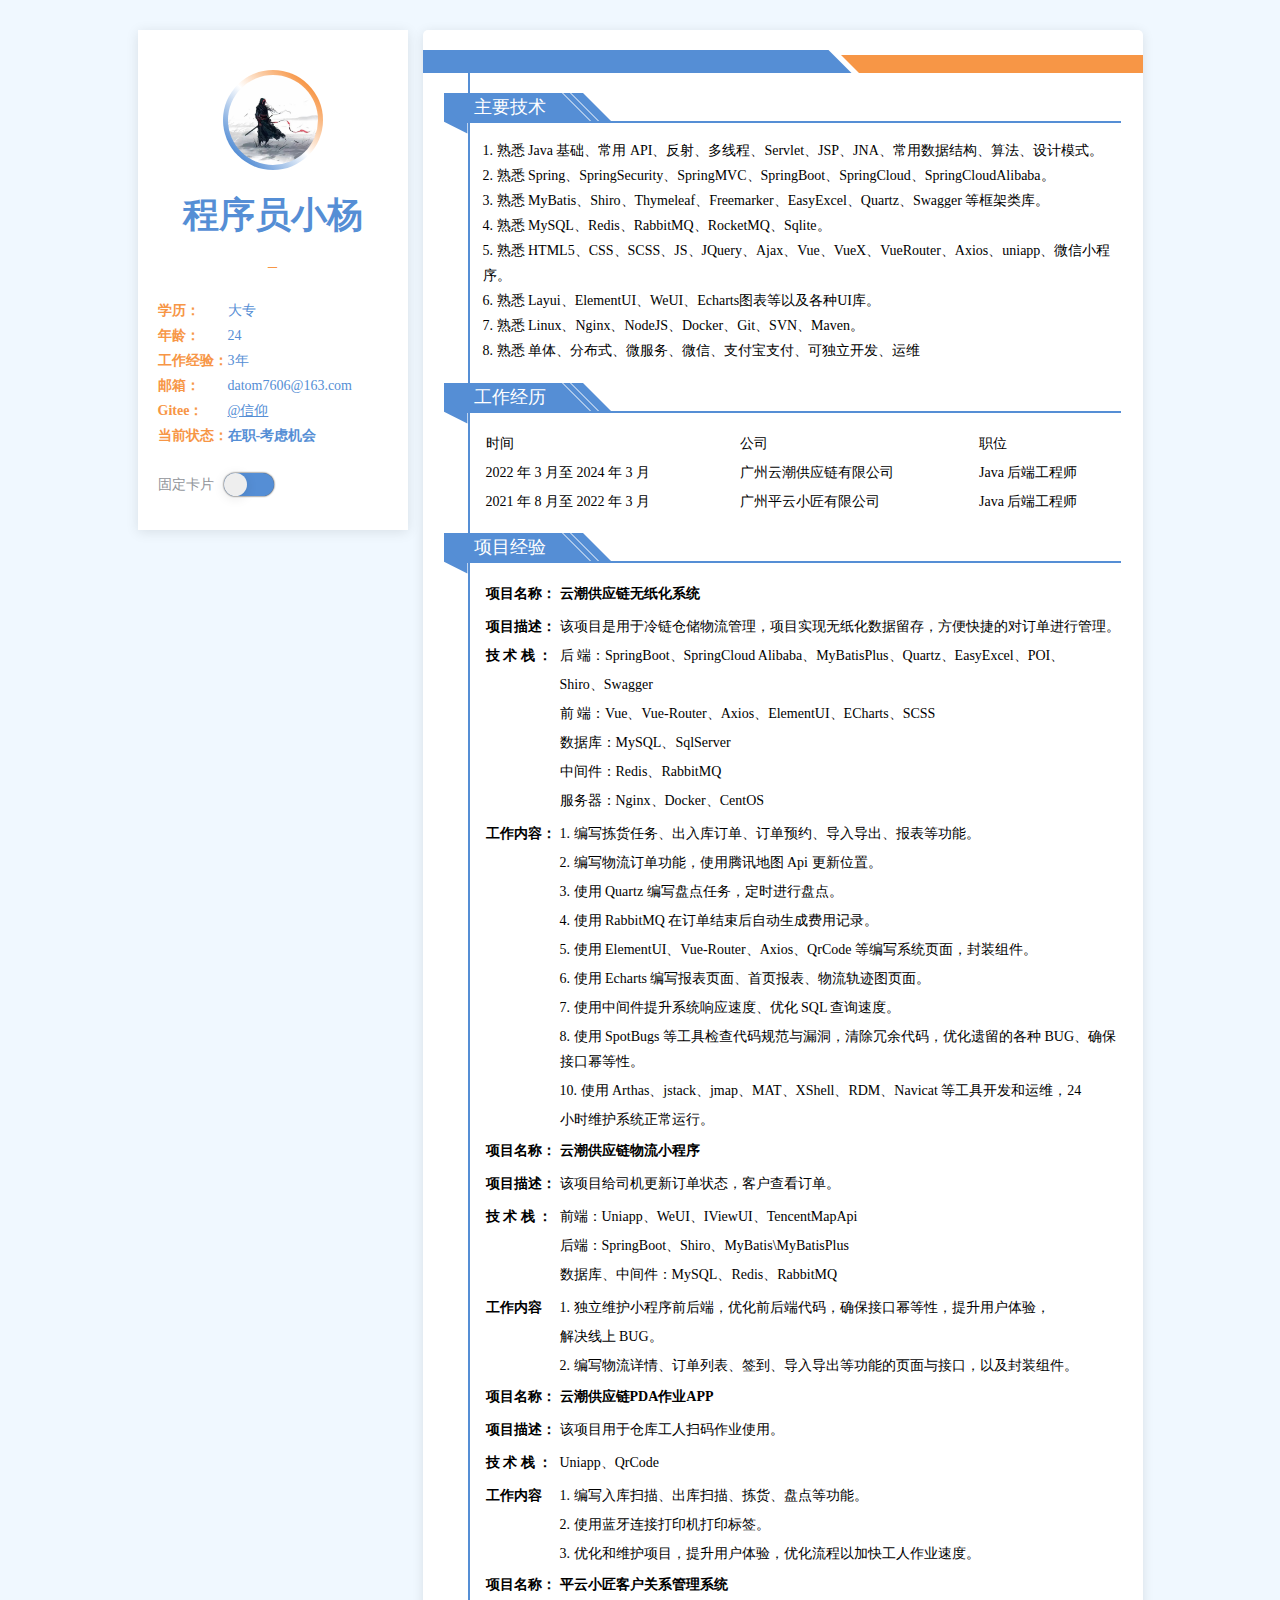
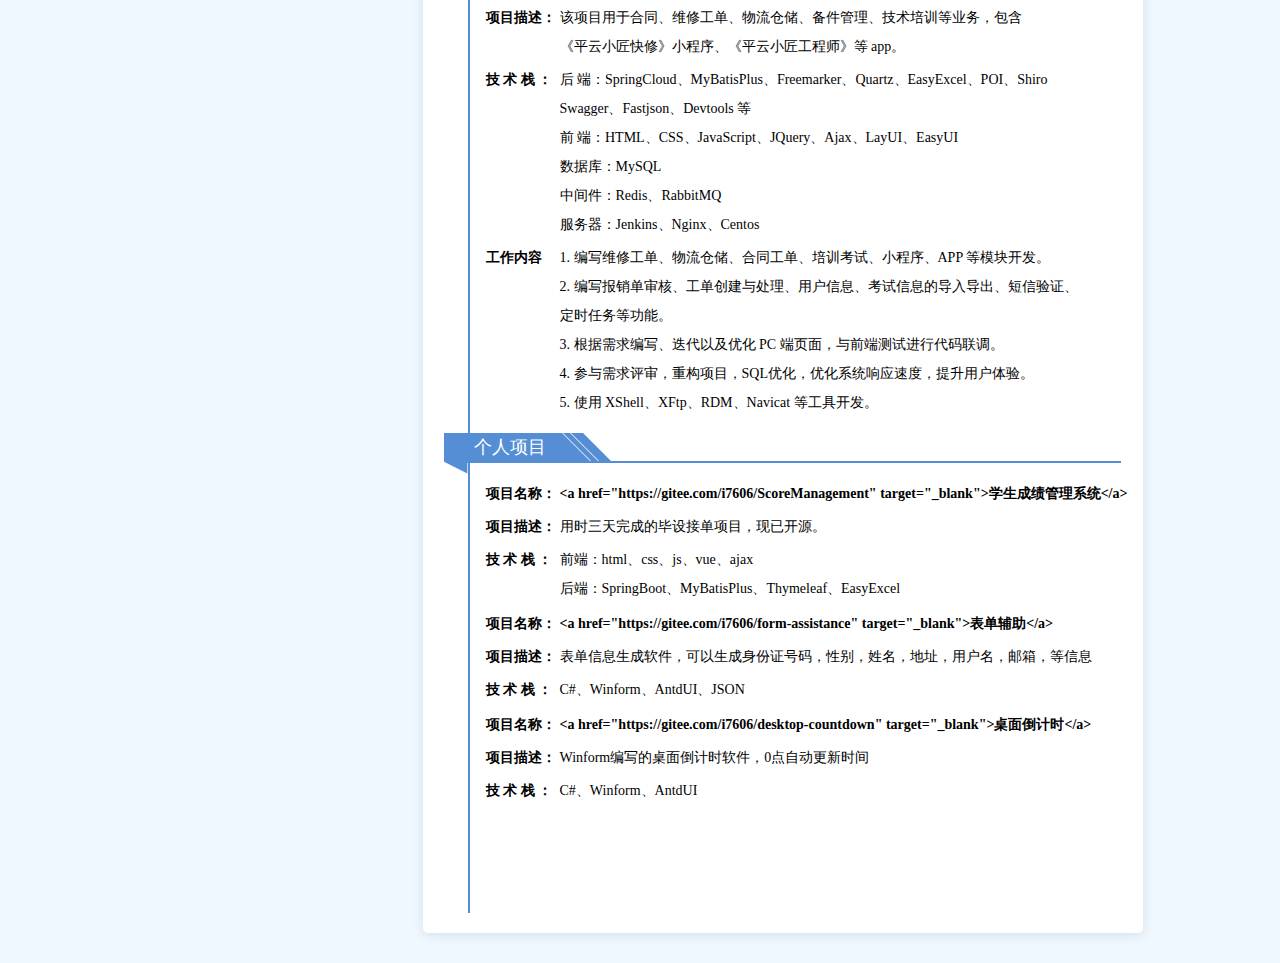
<file: index.html>
<!doctype html>
<html lang="en">
<head>
    <meta charset="UTF-8">
    <meta name="viewport" content="width=device-width, user-scalable=no, initial-scale=1.0, maximum-scale=1.0, minimum-scale=1.0">
    <meta name="viewport" content="width=device-width, initial-scale=1.0, maximum-scale=1.0, user-scalable=no">
    <meta http-equiv="X-UA-Compatible" content="ie=edge">

    <script type="text/javascript" src="./js/commons/typed-2.0.12.min.js"></script>
    <script src="./js/commons/vue-2.7.13.min.js"></script>
<!--    <script src="https://cdn.bootcdn.net/ajax/libs/vue/2.7.13/vue.js"></script>-->
    <script src="./js/commons/anime-3.2.2.min.js"></script>
    <link rel="stylesheet" href="./css/index.css" type="text/css" />
    <link rel="stylesheet" href="./css/graphical-1.css" type="text/css" />
    <link rel="stylesheet" href="./css/graphical-2.css" type="text/css" />
    <link rel="stylesheet" href="./css/left-view.css" type="text/css" />
    <link rel="stylesheet" href="./css/right-view.css" type="text/css" />
    <!-- 自定义组件 -->
    <script src="./js/components/content-graphical.js"></script>
    <script src="./js/components/title-graphical.js"></script>
    <script src="./js/components/switch.js"></script>
    <title>程序员小杨的个人简历</title>
</head>
<body>
    <div id="rootView">
        <div :class="!isFixed ? 'empty-left-view left-view-style' : 'empty-left-view'">
            <div :class="isFixed ? 'left-view-fixed left-view-style' : ''">
                <div class="avatar-view">
                    <div class="avatar-background turn-right">
                        <img src="./assect/avatar.jpg" class="avatar turn-left"/>
                    </div>
                </div>
                <div>
                    <div class="title-view">
                        <div class="title">
                            程序员小杨
                        </div>
                        <div class="sub-title"><span></span></div>
                    </div>
                    <div class="order-info-view">
                        <div class="order-info-column">
                            <div class="order-info-column-name">学历：</div>
                            <div>大专</div>
                        </div>
                        <div class="order-info-column">
                            <div class="order-info-column-name">年龄：</div>
                            <div>24</div>
                        </div>
                        <div class="order-info-column">
                            <div class="order-info-column-name">工作经验：</div>
                            <div>3年</div>
                        </div>
                        <div class="order-info-column">
                            <div class="order-info-column-name">邮箱：</div>
                            <div>datom7606@163.com</div>
                        </div>
                        <div class="order-info-column">
                            <div class="order-info-column-name">Gitee：</div>
                            <div><a href="https://gitee.com/i7606" target="_blank">@信仰</a></div>
                        </div>
                        <div class="order-info-column">
                            <div class="order-info-column-name">当前状态：</div>
                            <div><b>在职-考虑机会</b></div>
                        </div>
                    </div>
                </div>
                <div class="button-view">
                    <div class="button-view-title">固定卡片</div>
                    <switch-button @checked="targetPosition" :fixed="isFixed"></switch-button>
                </div>
            </div>
        </div>
        <div class="right-view">
            <div class="y-line"></div>
            <title-graphical></title-graphical>
            <content-graphical title="主要技术" :content="skill"></content-graphical>
            <content-graphical title="工作经历" :content="workExperience"></content-graphical>
            <content-graphical title="项目经验" :content="projectExperience"></content-graphical>
            <content-graphical title="个人项目" :content="personalProject"></content-graphical>
<!--            <content-graphical title="自我评价"></content-graphical>-->
        </div>
    </div>
</body>
<script src="js/index.js"></script>
</html>
</file>
<file: css/index.css>
/* 初始化默认样式 */
html, body{
    margin: 0;
    padding: 0;
    background-color: aliceblue;
}

body {
    display: flex;
    justify-content: center;
}

::-webkit-scrollbar {
    background-color: transparent;
    width: 12px;
}

::-webkit-scrollbar-thumb {
    background-color: #6faef1;
    border-radius: 8px;
    background-clip: content-box;
    border: 2px solid transparent;
}

/* 自定义样式 */
#rootView {
    display: flex;
    padding-top: 30px;
    padding-bottom: 30px;
}
</file>
<file: css/graphical-1.css>
/* 图形1 */
.graphical-view {
    display: flex;
    overflow: hidden;
}

.graphical-1 {
    position: relative;
    left: -15px;
    height: 23px;
    min-width: 60%;
    transform: skewX(45deg);
    background-color: rgb(85,142,213);
}

.graphical-2 {
    position: relative;
    left: -5px;
    top: 5px;
    height: 18px;
    min-width: 45%;
    transform: skewX(45deg);
    background-color: rgb(247,150,70);
}
</file>
<file: css/graphical-2.css>
/* 图形2 */
.graphical-sub-view-2 {
    width: 94%;
    position: relative;
    margin-top: 20px;
    margin-bottom: 10px;
    display: flex;
    overflow: hidden;
    height: 45px;
}


.graphical-sub-view-2-title {
    position: absolute;
    color: white;
    height: 18px;
    min-width: 45px;
    line-height: 28px;
    z-index: 10;
    left: 30px;
    font-size: 18px;
}

.graphical-sub-line {
    position: absolute;
    background-color: rgb(85,142,213);
    width: calc(100% - 5px);
    height: 2px;
    bottom: 15px;
    left: 5px;
}

.graphical-sub-1 {
    position: relative;
    height: 40px;
    min-width: 18px;
    transform-origin: 5px 10px;
    transform: skewX(45deg) rotate(45deg);
    background-color: rgb(85,142,213);
}

.graphical-sub-2 {
    position: relative;
    left: -15px;
    height: 30px;
    width: 130px;
    transform: skewX(45deg);
    background-color: rgb(85,142,213);
}

.graphical-sub-3 {
    margin-left: 1px;
    position: relative;
    left: -15px;
    height: 30px;
    min-width: 7px;
    max-width: 7px;
    transform: skewX(45deg);
    background-color: rgb(85,142,213);
}

.graphical-sub-4 {
    margin-left: 1px;
    position: relative;
    left: -15px;
    height: 30px;
    min-width: 12px;
    max-width: 12px;
    transform: skewX(45deg);
    background-color: rgb(85,142,213);
}
/* ========================================= */
</file>
<file: css/left-view.css>
/* 左侧布局 */
.empty-left-view {
    height: 500px;
    width: 270px;
    margin-right: 15px;
}

.left-view-fixed {
    position: fixed;
    height: 500px;
    width: 270px;
    border-radius: 5px;
    /* transition: .6s; */
}

.left-view-style {
    background-color: white;
    box-shadow: 0 2px 12px 0 rgba(0, 0, 0, .1);
}

/* .left-view:hover {
    box-shadow: 0 2px 12px 0 rgba(0, 0, 0, .1);
} */

/* 头像 */
.avatar-view {
    margin-top: 40px;
    display: flex;
    justify-content: center;
    /* align-content: center; */
}

.avatar-background {
    background-image: linear-gradient( rgb(247,150,70), rgb(255, 255, 255), rgb(85,142,213));
    width: 100px;
    height: 100px;
    border-radius: 50%;
    transform: rotate(45deg);
    display: flex;
    justify-content: center;
    align-items: center;
    position: relative;
}

/* 旋转动画 指定class为trun即可使用*/
/* 
turn : 定义的动画名称
10s : 动画时间
linear : 动画平滑
infinite :使动画无限循环
transform:rotate(旋转角度)
%0:动画开始
%100:动画结束
*/
.turn-right {
    animation: turn-right 8s linear infinite;
}


/* 旋转动画 指定class为trun即可使用*/
/* 
turn : 定义的动画名称
10s : 动画时间
linear : 动画平滑
infinite :使动画无限循环
transform:rotate(旋转角度)
%0:动画开始
%100:动画结束
*/
.turn-left {
    animation: turn-left 8s linear infinite;
}

@keyframes turn-right {
    0% {
        transform: rotate(0deg);
    }

    20% {
        transform: rotate(72deg);
    }

    40% {
        transform: rotate(144deg);
    }

    60% {
        transform: rotate(216deg);
    }

    80% {
        transform: rotate(288deg);
    }

    100% {
        transform: rotate(360deg);
    }
}
@keyframes turn-left {
    0% {
        transform: rotate(360deg);
    }

    20% {
        transform: rotate(288deg);
    }

    40% {
        transform: rotate(216deg);
    }

    60% {
        transform: rotate(144deg);
    }

    80% {
        transform: rotate(72deg);
    }

    100% {
        transform: rotate(0deg);
    }
}

.avatar {
    position: absolute;
    width: 90px;
    height: 90px;
    z-index: 10;
    border-radius: 50%;
    transform: rotate(-45deg);
}

/* 标题名称 */
.title-view {
    /* background-color: rgb(247,150,70); */
    background-color: white;
    padding: 10px;
    align-content: center;
    /* color: rgb(85,142,213); */
}

.title {
    font-size: 36px;
    line-height: 70px;
    font-weight: bold;
    display: flex;
    justify-content: center;
    color: rgb(85,142,213);
    
}

.sub-title {
    min-height: 18px;
    height: 18px;
    display: flex;
    justify-content: center;
}
.sub-title span {
    font-size: 18px;
    color: rgb(247,150,70);
}

/* 其他信息 */
.order-info-view {
    color: rgb(85,142,213);
    padding: 20px;
}
.order-info-column {
    display: flex;
    line-height: 25px;
    font-size: 14px;
}

.order-info-column a {
    min-width: 70px;
    width: 70px;
    max-width: 70px;
    color: rgb(85,142,213);
}

.order-info-column-name {
    min-width: 70px;
    width: 70px;
    max-width: 70px;
    color: rgb(247,150,70);
    font-weight: bold;
    /* display: flex; */
    /* justify-content: right; */
}



/* =========================== */


.widget_switch_checkbox {
    display: none;
    /*过渡效果，可考虑不加*/
    -webkit-transition: all 0.5s;
    -moz-transition: all 0.5s;
    -ms-transition: all 0.5s;
    -o-transition: all 0.5s;
    transition: all 0.5s;
}

.widget_switch_label {
    margin-top: 5px;
    background-color: rgb(85,142,213);
    display: inline-block;
    position: relative;
    height: 23px;
    width: 50px;
    border-radius: 1000px;
    box-shadow: 0 0 2px black;
}

.widget_switch_checkbox:checked~.widget_switch_label .widget_switch_circle {
    left: 27px;
}

.widget_switch_circle {
    position: absolute;
    display: inline-block;
    height: 23px;
    width: 23px;
    border-radius: 50%;
    /* border: 2px solid #333; */
    background-color: #eee;
    left: 0;
    /*过渡效果，可考虑不加*/
    -webkit-transition: all 0.5s;
    -moz-transition: all 0.5s;
    -ms-transition: all 0.5s;
    -o-transition: all 0.5s;
    transition: all 0.5s;
    box-shadow: 0 2px 12px 0 rgba(0, 0, 0, .1);
}

.widget_switch_checkbox:checked~.widget_switch_label {
    background: rgb(247,150,70);
}

.button-view {
    padding-left: 20px;
    display: flex;
}

.button-view-title {
    line-height: 33px; 
    margin-right: 10px; 
    color: #909399; 
    font-size: 14px;
}
</file>
<file: css/right-view.css>
/* 右侧正文布局 */
.right-view {
    padding-top: 20px;
    padding-bottom: 20px;
    position: relative;
    width: 45%;
    min-width: 720px;
    background-color: white;
    border-radius: 5px;
    box-shadow: 0 2px 12px 0 rgba(0, 0, 0, .1);
}

/* 竖线 */
.y-line {
    position: absolute;
    width: 2px;
    height: calc(100% - 40px);
    background-color: rgb(85,142,213);
    left: 45px;
    top: 20px;
}

/* 正文 */
.content-view {
    position: relative;
    min-width: 720px;
    min-height: 90px;
}

.graphical-90 {
    display: flex;
    align-content: center;
    justify-content: center;
}

.text-view {
    position: absolute;
    left: 50px;
    top: 50px;
    padding: 10px;
    line-height: 25px;
    font-size: 14px;
    max-width: 90%;
    margin-top: 5px;
}

/* ... */
table {
    /* width: 700px; */
    /*margin-top: 10px;*/
}

tr:first-child {
    /* background-color: aliceblue; */
}

tr td {
    /*padding-left: 10px;*/
    min-width: 70px;
}

tr td a {
    color: black;
}

tr:not(:nth-child(1)) {
    /* background-color: antiquewhite; */
}
</file>
